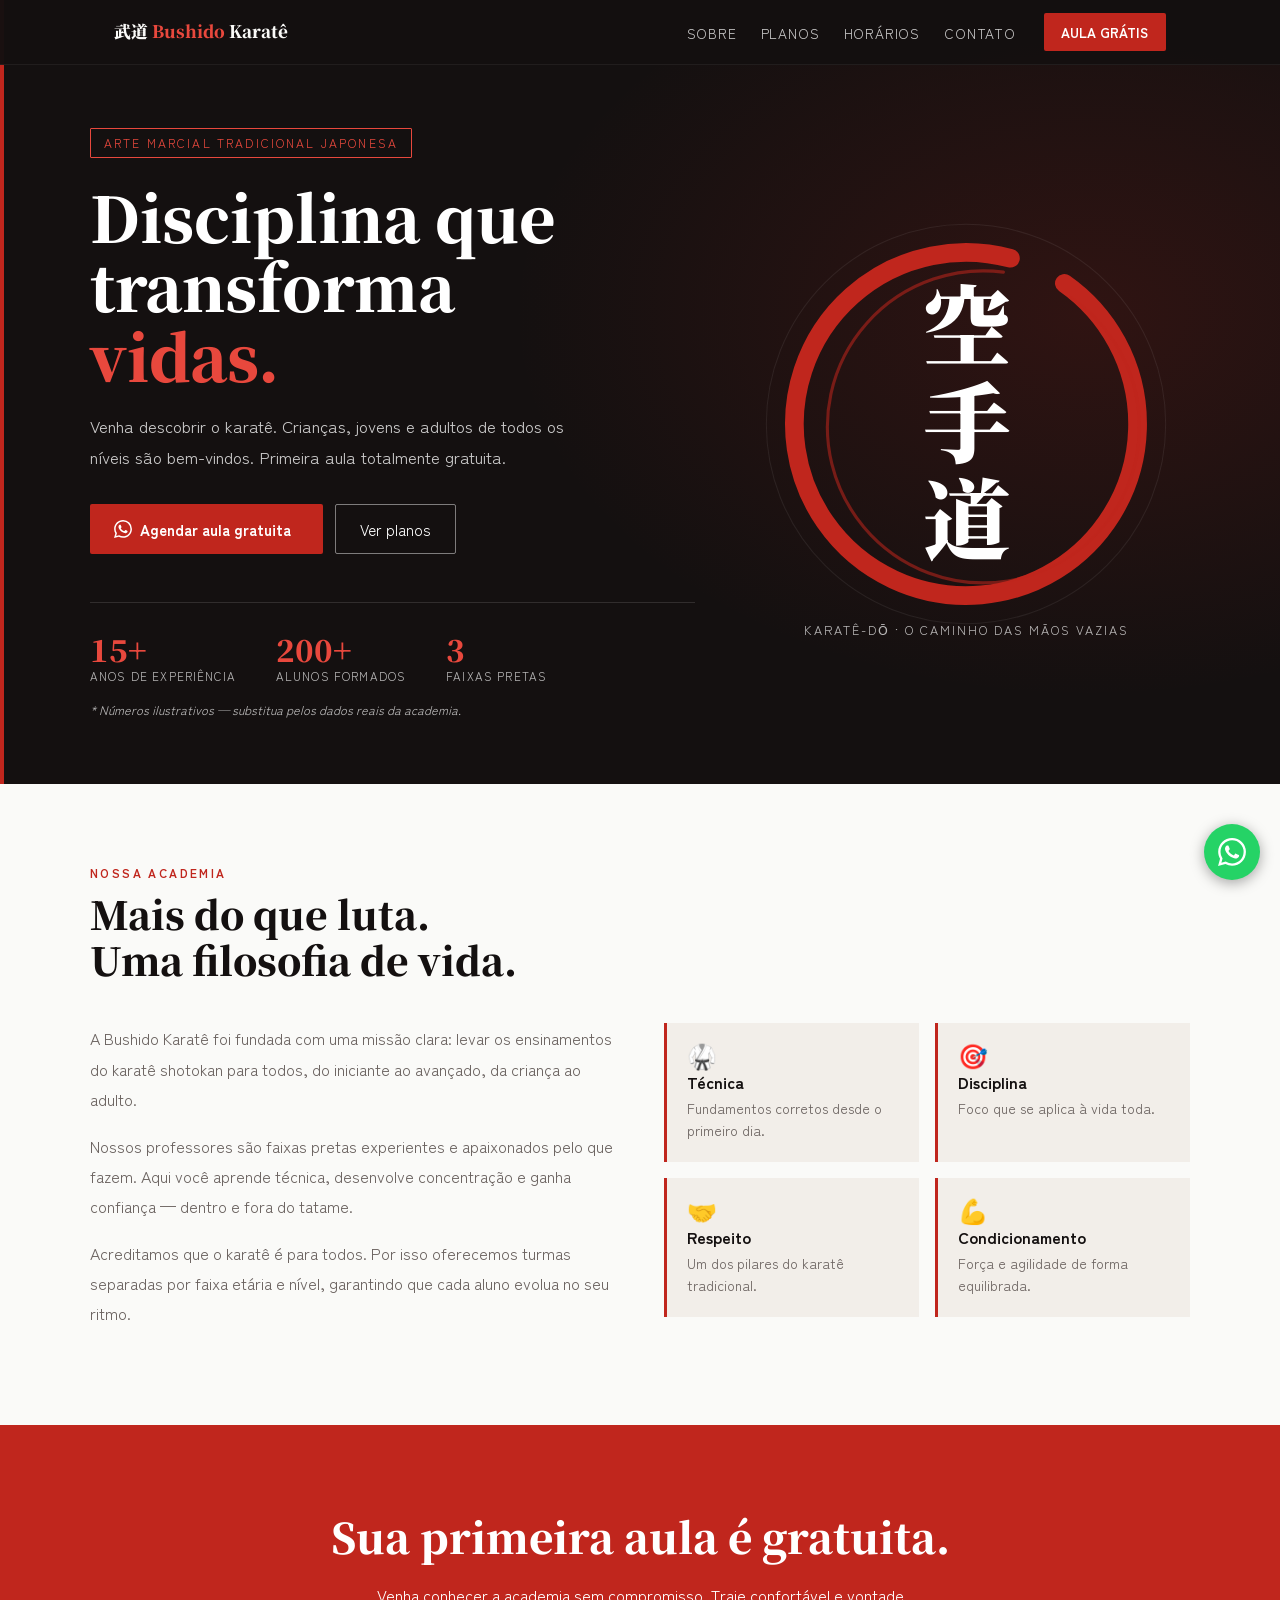
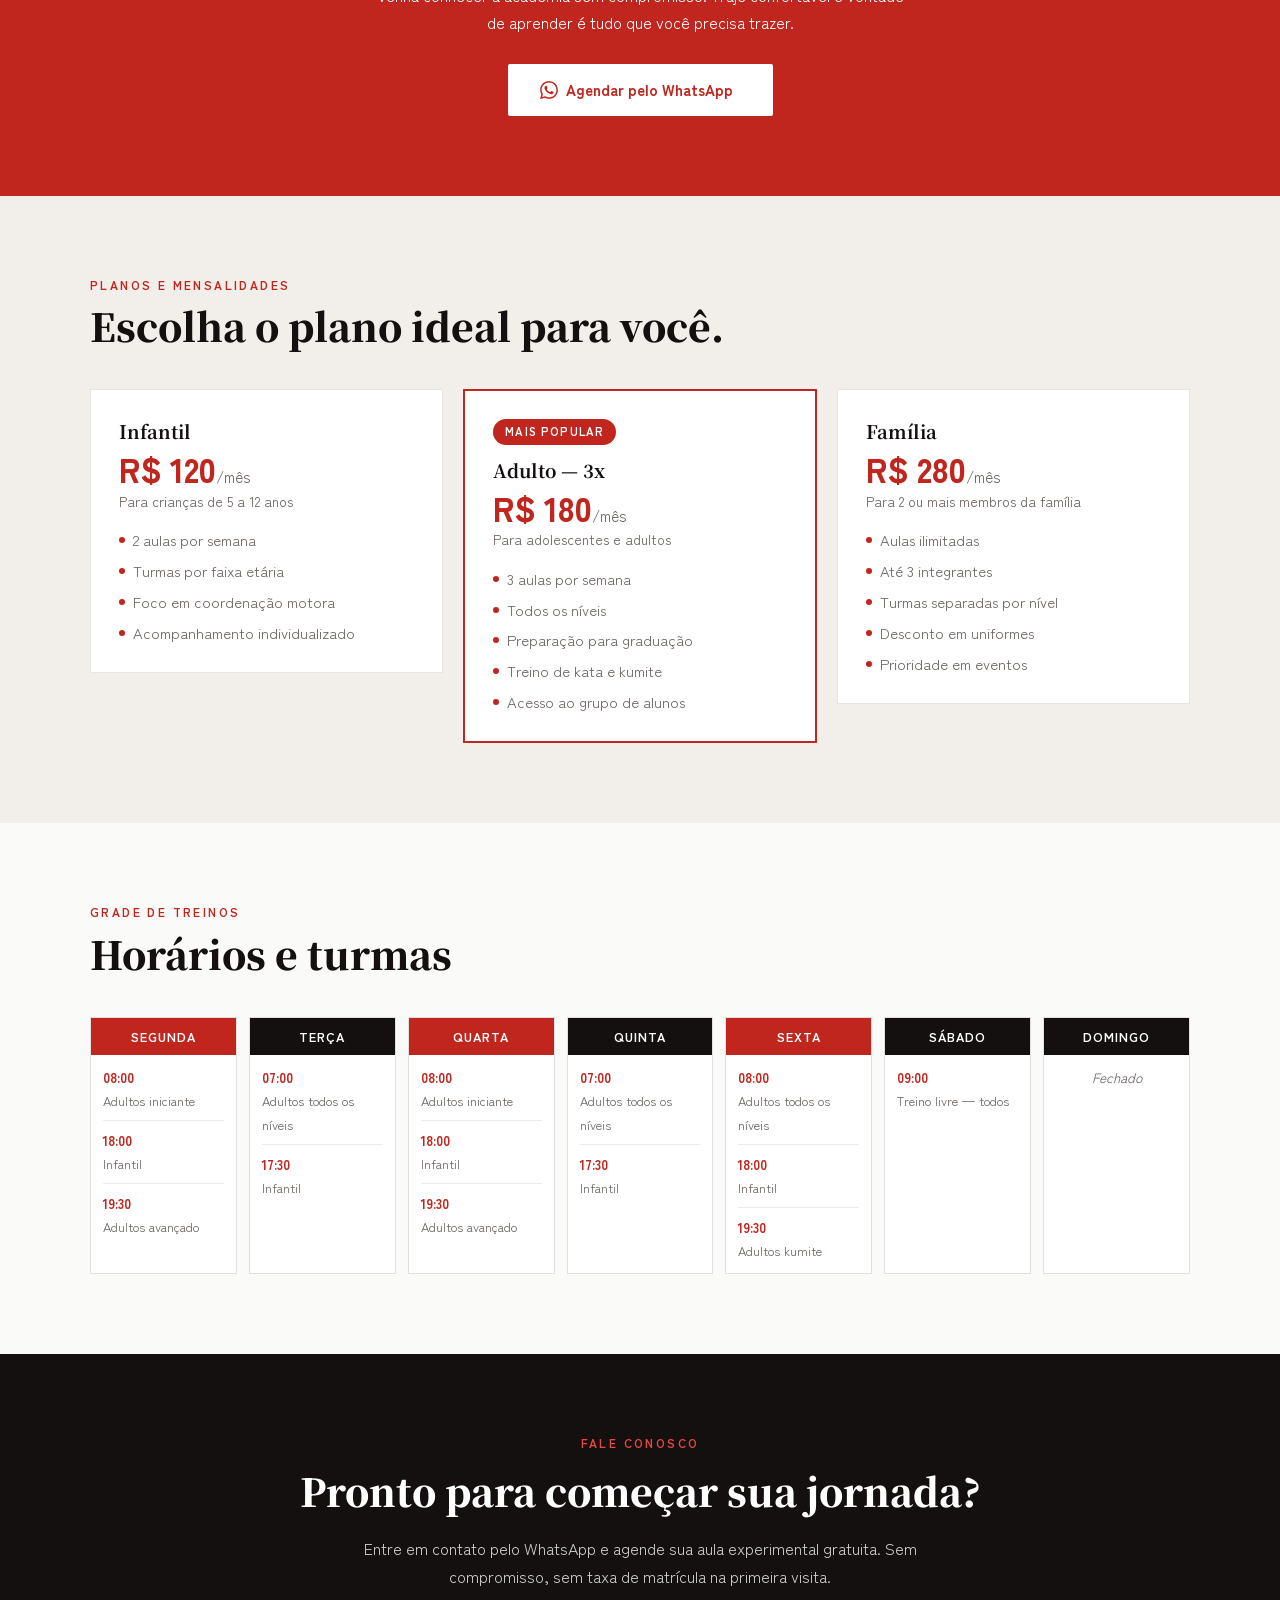
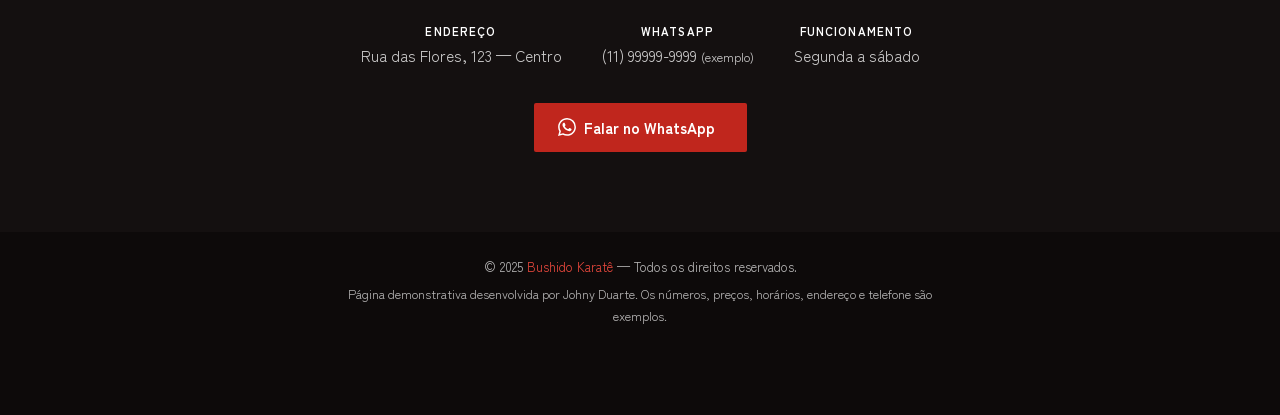
<file: index.html>
<!DOCTYPE html>
<html lang="pt-BR">
<head>
  <meta charset="UTF-8" />
  <meta name="viewport" content="width=device-width, initial-scale=1.0" />
  <title>Bushido Karatê — Disciplina, Respeito, Excelência</title>
  <meta name="description" content="Landing page de uma academia de karatê tradicional: turmas para crianças, jovens e adultos, planos, grade de horários e agendamento de aula experimental gratuita pelo WhatsApp." />
  <meta name="theme-color" content="#141010" />
  <meta name="author" content="Johny Duarte" />

  <!-- Open Graph -->
  <meta property="og:type" content="website" />
  <meta property="og:locale" content="pt_BR" />
  <meta property="og:site_name" content="Bushido Karatê" />
  <meta property="og:title" content="Bushido Karatê — Disciplina que transforma vidas" />
  <meta property="og:description" content="Karatê para crianças, jovens e adultos. Agende sua aula experimental gratuita pelo WhatsApp." />
  <meta name="twitter:card" content="summary" />

  <link rel="icon" href="assets/favicon.svg" type="image/svg+xml" />

  <link rel="preconnect" href="https://fonts.googleapis.com" />
  <link rel="preconnect" href="https://fonts.gstatic.com" crossorigin />
  <link href="https://fonts.googleapis.com/css2?family=Noto+Serif+JP:wght@400;700;900&family=Zen+Kaku+Gothic+New:wght@400;500;700&display=swap" rel="stylesheet" />
  <link rel="stylesheet" href="assets/styles.css" />
  <script src="assets/script.js" defer></script>
</head>
<body>

<!-- Ícone do WhatsApp, reaproveitado pelos botões via <use> -->
<svg width="0" height="0" class="sr-only" aria-hidden="true" focusable="false">
  <symbol id="icone-whatsapp" viewBox="0 0 24 24">
    <path d="M17.472 14.382c-.297-.149-1.758-.867-2.03-.967-.273-.099-.471-.148-.67.15-.197.297-.767.966-.94 1.164-.173.199-.347.223-.644.075-.297-.15-1.255-.463-2.39-1.475-.883-.788-1.48-1.761-1.653-2.059-.173-.297-.018-.458.13-.606.134-.133.298-.347.446-.52.149-.174.198-.298.298-.497.099-.198.05-.371-.025-.52-.075-.149-.669-1.612-.916-2.207-.242-.579-.487-.5-.669-.51-.173-.008-.371-.01-.57-.01-.198 0-.52.074-.792.372-.272.297-1.04 1.016-1.04 2.479 0 1.462 1.065 2.875 1.213 3.074.149.198 2.096 3.2 5.077 4.487.709.306 1.262.489 1.694.625.712.227 1.36.195 1.871.118.571-.085 1.758-.719 2.006-1.413.248-.694.248-1.289.173-1.413-.074-.124-.272-.198-.57-.347m-5.421 7.403h-.004a9.87 9.87 0 01-5.031-1.378l-.361-.214-3.741.982.998-3.648-.235-.374a9.86 9.86 0 01-1.51-5.26c.001-5.45 4.436-9.884 9.888-9.884 2.64 0 5.122 1.03 6.988 2.898a9.825 9.825 0 012.893 6.994c-.003 5.45-4.437 9.884-9.885 9.884m8.413-18.297A11.815 11.815 0 0012.05 0C5.495 0 .16 5.335.157 11.892c0 2.096.547 4.142 1.588 5.945L.057 24l6.305-1.654a11.882 11.882 0 005.683 1.448h.005c6.554 0 11.89-5.335 11.893-11.893a11.821 11.821 0 00-3.48-8.413z"/>
  </symbol>
</svg>

<a class="skip-link" href="#conteudo">Pular para o conteúdo</a>

<header class="site-header">
  <nav class="nav" aria-label="Principal">
    <a class="nav-logo" href="#inicio"><span lang="ja" aria-hidden="true">武道</span> <span class="destaque">Bushido</span> Karatê</a>

    <div class="nav-desktop">
      <ul>
        <li><a href="#sobre">Sobre</a></li>
        <li><a href="#planos">Planos</a></li>
        <li><a href="#horarios">Horários</a></li>
        <li><a href="#contato">Contato</a></li>
      </ul>
      <a class="nav-cta" href="https://wa.me/5511999999999?text=Ol%C3%A1!%20Quero%20agendar%20uma%20aula%20experimental%20gratuita." target="_blank" rel="noopener noreferrer">Aula grátis<span class="sr-only"> (abre o WhatsApp em nova aba)</span></a>
    </div>

    <button class="hamburger" id="menu-toggle" type="button" aria-expanded="false" aria-controls="menu-mobile" aria-label="Abrir menu">
      <span></span><span></span><span></span>
    </button>
  </nav>

  <div class="mobile-menu" id="menu-mobile" hidden>
    <ul>
      <li><a href="#sobre">Sobre</a></li>
      <li><a href="#planos">Planos</a></li>
      <li><a href="#horarios">Horários</a></li>
      <li><a href="#contato">Contato</a></li>
    </ul>
    <a class="m-cta" href="https://wa.me/5511999999999?text=Ol%C3%A1!%20Quero%20agendar%20uma%20aula%20experimental%20gratuita." target="_blank" rel="noopener noreferrer">Agendar aula grátis<span class="sr-only"> (abre o WhatsApp em nova aba)</span></a>
  </div>
</header>

<main id="conteudo">

  <!-- HERO -->
  <section class="hero" id="inicio" aria-labelledby="hero-titulo">
    <div class="hero-inner">
      <div class="hero-texto">
        <p class="hero-badge">Arte marcial tradicional japonesa</p>
        <h1 id="hero-titulo">Disciplina que<br />transforma<br /><span>vidas.</span></h1>
        <p class="hero-desc">Venha descobrir o karatê. Crianças, jovens e adultos de todos os níveis são bem-vindos. Primeira aula totalmente gratuita.</p>
        <div class="hero-btns">
          <a class="btn btn-primary" href="https://wa.me/5511999999999?text=Ol%C3%A1!%20Quero%20agendar%20minha%20aula%20experimental%20gratuita." target="_blank" rel="noopener noreferrer">
            <svg aria-hidden="true" focusable="false"><use href="#icone-whatsapp" /></svg>
            Agendar aula gratuita<span class="sr-only"> (abre o WhatsApp em nova aba)</span>
          </a>
          <a class="btn btn-outline" href="#planos">Ver planos</a>
        </div>
        <dl class="hero-stats">
          <div class="stat"><dt>Anos de experiência</dt><dd>15+</dd></div>
          <div class="stat"><dt>Alunos formados</dt><dd>200+</dd></div>
          <div class="stat"><dt>Faixas pretas</dt><dd>3</dd></div>
        </dl>
        <p class="nota-exemplo">* Números ilustrativos — substitua pelos dados reais da academia.</p>
      </div>

      <figure class="hero-arte" aria-hidden="true">
        <svg class="enso" viewBox="0 0 400 400" focusable="false">
          <circle class="enso-eco" cx="200" cy="200" r="192" />
          <path class="enso-traco" stroke-width="18" d="M294.6 64.8 A165 165 0 1 1 242.7 40.6" />
          <path class="enso-traco" stroke-width="3" opacity="0.55" d="M300 78 A150 150 0 1 1 236 54" />
        </svg>
        <span class="hero-arte-kanji" lang="ja">空手道</span>
        <figcaption>Karatê-dō · o caminho das mãos vazias</figcaption>
      </figure>
    </div>
  </section>

  <!-- SOBRE -->
  <section class="secao sobre" id="sobre" aria-labelledby="sobre-titulo">
    <div class="secao-inner reveal">
      <p class="secao-label">Nossa academia</p>
      <h2 class="secao-titulo" id="sobre-titulo">Mais do que luta.<br />Uma filosofia de vida.</h2>
      <div class="sobre-grid">
        <div class="sobre-texto">
          <p>A Bushido Karatê foi fundada com uma missão clara: levar os ensinamentos do karatê shotokan para todos, do iniciante ao avançado, da criança ao adulto.</p>
          <p>Nossos professores são faixas pretas experientes e apaixonados pelo que fazem. Aqui você aprende técnica, desenvolve concentração e ganha confiança — dentro e fora do tatame.</p>
          <p>Acreditamos que o karatê é para todos. Por isso oferecemos turmas separadas por faixa etária e nível, garantindo que cada aluno evolua no seu ritmo.</p>
        </div>
        <ul class="pilares" aria-label="Pilares da academia">
          <li class="pilar"><span class="pilar-icone" aria-hidden="true">🥋</span><h3>Técnica</h3><p>Fundamentos corretos desde o primeiro dia.</p></li>
          <li class="pilar"><span class="pilar-icone" aria-hidden="true">🎯</span><h3>Disciplina</h3><p>Foco que se aplica à vida toda.</p></li>
          <li class="pilar"><span class="pilar-icone" aria-hidden="true">🤝</span><h3>Respeito</h3><p>Um dos pilares do karatê tradicional.</p></li>
          <li class="pilar"><span class="pilar-icone" aria-hidden="true">💪</span><h3>Condicionamento</h3><p>Força e agilidade de forma equilibrada.</p></li>
        </ul>
      </div>
    </div>
  </section>

  <!-- AULA GRÁTIS -->
  <section class="secao aula" id="aula" aria-labelledby="aula-titulo">
    <div class="secao-inner reveal">
      <h2 id="aula-titulo">Sua primeira aula é gratuita.</h2>
      <p>Venha conhecer a academia sem compromisso. Traje confortável e vontade de aprender é tudo que você precisa trazer.</p>
      <a class="btn btn-white" href="https://wa.me/5511999999999?text=Ol%C3%A1!%20Quero%20agendar%20minha%20aula%20experimental%20gratuita." target="_blank" rel="noopener noreferrer">
        <svg aria-hidden="true" focusable="false"><use href="#icone-whatsapp" /></svg>
        Agendar pelo WhatsApp<span class="sr-only"> (abre em nova aba)</span>
      </a>
    </div>
  </section>

  <!-- PLANOS -->
  <section class="secao planos" id="planos" aria-labelledby="planos-titulo">
    <div class="secao-inner reveal">
      <p class="secao-label">Planos e mensalidades</p>
      <h2 class="secao-titulo" id="planos-titulo">Escolha o plano ideal para você.</h2>
      <div class="planos-grid">
        <article class="plano" aria-labelledby="plano-infantil">
          <h3 id="plano-infantil">Infantil</h3>
          <p class="plano-preco">R$ 120<span>/mês</span></p>
          <p class="plano-desc">Para crianças de 5 a 12 anos</p>
          <ul>
            <li>2 aulas por semana</li>
            <li>Turmas por faixa etária</li>
            <li>Foco em coordenação motora</li>
            <li>Acompanhamento individualizado</li>
          </ul>
        </article>
        <article class="plano destaque" aria-labelledby="plano-adulto">
          <p class="plano-badge">Mais popular</p>
          <h3 id="plano-adulto">Adulto — 3x</h3>
          <p class="plano-preco">R$ 180<span>/mês</span></p>
          <p class="plano-desc">Para adolescentes e adultos</p>
          <ul>
            <li>3 aulas por semana</li>
            <li>Todos os níveis</li>
            <li>Preparação para graduação</li>
            <li>Treino de kata e kumite</li>
            <li>Acesso ao grupo de alunos</li>
          </ul>
        </article>
        <article class="plano" aria-labelledby="plano-familia">
          <h3 id="plano-familia">Família</h3>
          <p class="plano-preco">R$ 280<span>/mês</span></p>
          <p class="plano-desc">Para 2 ou mais membros da família</p>
          <ul>
            <li>Aulas ilimitadas</li>
            <li>Até 3 integrantes</li>
            <li>Turmas separadas por nível</li>
            <li>Desconto em uniformes</li>
            <li>Prioridade em eventos</li>
          </ul>
        </article>
      </div>
    </div>
  </section>

  <!-- HORÁRIOS -->
  <section class="secao horarios" id="horarios" aria-labelledby="horarios-titulo">
    <div class="secao-inner reveal">
      <p class="secao-label">Grade de treinos</p>
      <h2 class="secao-titulo" id="horarios-titulo">Horários e turmas</h2>
      <ul class="horarios-grid">
        <li class="dia vermelho">
          <h3>Segunda</h3>
          <ul>
            <li class="turma"><time datetime="08:00">08:00</time><span>Adultos iniciante</span></li>
            <li class="turma"><time datetime="18:00">18:00</time><span>Infantil</span></li>
            <li class="turma"><time datetime="19:30">19:30</time><span>Adultos avançado</span></li>
          </ul>
        </li>
        <li class="dia">
          <h3>Terça</h3>
          <ul>
            <li class="turma"><time datetime="07:00">07:00</time><span>Adultos todos os níveis</span></li>
            <li class="turma"><time datetime="17:30">17:30</time><span>Infantil</span></li>
          </ul>
        </li>
        <li class="dia vermelho">
          <h3>Quarta</h3>
          <ul>
            <li class="turma"><time datetime="08:00">08:00</time><span>Adultos iniciante</span></li>
            <li class="turma"><time datetime="18:00">18:00</time><span>Infantil</span></li>
            <li class="turma"><time datetime="19:30">19:30</time><span>Adultos avançado</span></li>
          </ul>
        </li>
        <li class="dia">
          <h3>Quinta</h3>
          <ul>
            <li class="turma"><time datetime="07:00">07:00</time><span>Adultos todos os níveis</span></li>
            <li class="turma"><time datetime="17:30">17:30</time><span>Infantil</span></li>
          </ul>
        </li>
        <li class="dia vermelho">
          <h3>Sexta</h3>
          <ul>
            <li class="turma"><time datetime="08:00">08:00</time><span>Adultos todos os níveis</span></li>
            <li class="turma"><time datetime="18:00">18:00</time><span>Infantil</span></li>
            <li class="turma"><time datetime="19:30">19:30</time><span>Adultos kumite</span></li>
          </ul>
        </li>
        <li class="dia">
          <h3>Sábado</h3>
          <ul>
            <li class="turma"><time datetime="09:00">09:00</time><span>Treino livre — todos</span></li>
          </ul>
        </li>
        <li class="dia">
          <h3>Domingo</h3>
          <p class="dia-fechado">Fechado</p>
        </li>
      </ul>
    </div>
  </section>

  <!-- CONTATO -->
  <section class="secao contato" id="contato" aria-labelledby="contato-titulo">
    <div class="secao-inner reveal">
      <p class="secao-label">Fale conosco</p>
      <h2 id="contato-titulo">Pronto para começar sua jornada?</h2>
      <p class="cont-desc">Entre em contato pelo WhatsApp e agende sua aula experimental gratuita. Sem compromisso, sem taxa de matrícula na primeira visita.</p>
      <dl class="contato-infos">
        <div class="contato-item"><dt>Endereço</dt><dd>Rua das Flores, 123 — Centro</dd></div>
        <div class="contato-item"><dt>WhatsApp</dt><dd>(11) 99999-9999 <small>(exemplo)</small></dd></div>
        <div class="contato-item"><dt>Funcionamento</dt><dd>Segunda a sábado</dd></div>
      </dl>
      <a class="btn btn-primary" href="https://wa.me/5511999999999?text=Ol%C3%A1!%20Quero%20agendar%20minha%20aula%20experimental%20gratuita." target="_blank" rel="noopener noreferrer">
        <svg aria-hidden="true" focusable="false"><use href="#icone-whatsapp" /></svg>
        Falar no WhatsApp<span class="sr-only"> (abre em nova aba)</span>
      </a>
    </div>
  </section>

</main>

<footer class="site-footer">
  <p>© 2025 <span>Bushido Karatê</span> — Todos os direitos reservados.</p>
  <p class="aviso">Página demonstrativa desenvolvida por Johny Duarte. Os números, preços, horários, endereço e telefone são exemplos.</p>

  <a class="float-wpp" href="https://wa.me/5511999999999?text=Ol%C3%A1!%20Quero%20agendar%20minha%20aula%20experimental%20gratuita." target="_blank" rel="noopener noreferrer" aria-label="Falar no WhatsApp (abre em nova aba)">
    <svg aria-hidden="true" focusable="false"><use href="#icone-whatsapp" /></svg>
  </a>
</footer>



</body>
</html>
</file>
<file: assets/styles.css>
/* =========================================================
   Bushido Karatê — estilos
   ========================================================= */

*, *::before, *::after { box-sizing: border-box; margin: 0; padding: 0; }

:root {
  --red: #C0261D;          /* fundos de botão (branco sobre ele: 5,9:1) */
  --red-dark: #8B1A13;
  --red-bright: #E8483D;   /* texto vermelho sobre fundo escuro (4,8:1) */
  --black: #141010;
  --black-deep: #0D0A0A;
  --white: #FAFAF8;
  --gray: #6B6360;
  --gray-light: #F2EEE9;
  --on-dark: rgba(255, 255, 255, 0.78);
  --on-dark-soft: rgba(255, 255, 255, 0.7);
  --focus-ring: var(--black);
  --nav-h: 64px;
  --gutter: 1.5rem;
  --max: 1100px;
  --serif: 'Noto Serif JP', 'Times New Roman', serif;
  --sans: 'Zen Kaku Gothic New', system-ui, -apple-system, 'Segoe UI', sans-serif;
}

html { -webkit-text-size-adjust: 100%; }

body {
  font-family: var(--sans);
  background: var(--white);
  color: var(--black);
  line-height: 1.5;
  overflow-x: hidden;
}

img, svg { display: block; max-width: 100%; }
ul { list-style: none; }

section[id] { scroll-margin-top: var(--nav-h); }

/* ---------- Acessibilidade ---------- */
.sr-only {
  position: absolute; width: 1px; height: 1px; padding: 0; margin: -1px;
  overflow: hidden; clip: rect(0, 0, 0, 0); white-space: nowrap; border: 0;
}

.skip-link {
  position: absolute; left: 1rem; top: -100px; z-index: 1000;
  background: var(--white); color: var(--black);
  padding: 0.75rem 1rem; font-weight: 700; text-decoration: none;
  border-radius: 2px;
}
.skip-link:focus { top: 0.75rem; }

:focus-visible {
  outline: 3px solid var(--focus-ring);
  outline-offset: 3px;
  border-radius: 2px;
}
/* Em áreas escuras ou vermelhas, o anel de foco fica claro */
.site-header, .hero, .aula, .contato, .site-footer { --focus-ring: #FFFFFF; }

/* ---------- Cabeçalho / navegação ---------- */
.site-header {
  position: fixed; inset: 0 0 auto 0; z-index: 200;
  background: rgba(20, 16, 16, 0.97);
  border-bottom: 1px solid rgba(255, 255, 255, 0.06);
}

.nav {
  height: var(--nav-h);
  max-width: var(--max); margin: 0 auto;
  padding: 0 var(--gutter);
  display: flex; align-items: center; justify-content: space-between; gap: 1rem;
}

.nav-logo {
  font-family: var(--serif); font-size: 1.05rem; font-weight: 900;
  color: var(--white); text-decoration: none; white-space: nowrap;
}
.nav-logo .destaque { color: var(--red-bright); }

.nav-desktop { display: flex; align-items: center; gap: 1.75rem; }
.nav-desktop ul { display: flex; gap: 1.5rem; }
.nav-desktop ul a {
  color: var(--on-dark); text-decoration: none;
  font-size: 0.85rem; letter-spacing: 0.06em; text-transform: uppercase;
  padding: 0.5rem 0;
}
.nav-desktop ul a:hover { color: var(--red-bright); }

.nav-cta {
  background: var(--red); color: #FFFFFF;
  padding: 0.55rem 1.1rem; border-radius: 2px;
  font-size: 0.85rem; font-weight: 700; text-decoration: none;
  text-transform: uppercase; white-space: nowrap;
}
.nav-cta:hover { background: var(--red-dark); }

.hamburger {
  display: none;
  width: 44px; height: 44px;
  flex-direction: column; align-items: center; justify-content: center; gap: 5px;
  background: none; border: none; cursor: pointer; color: #FFFFFF;
}
.hamburger span {
  display: block; width: 22px; height: 2px; background: currentColor;
  transition: transform 0.2s, opacity 0.2s;
}
.hamburger[aria-expanded="true"] span:nth-child(1) { transform: translateY(7px) rotate(45deg); }
.hamburger[aria-expanded="true"] span:nth-child(2) { opacity: 0; }
.hamburger[aria-expanded="true"] span:nth-child(3) { transform: translateY(-7px) rotate(-45deg); }

.mobile-menu {
  background: var(--black);
  padding: 0.25rem var(--gutter) 1.5rem;
  border-top: 1px solid rgba(255, 255, 255, 0.08);
}
.mobile-menu[hidden] { display: none; }
.mobile-menu ul { display: flex; flex-direction: column; }
.mobile-menu a {
  display: block;
  color: var(--on-dark); text-decoration: none;
  font-size: 1rem; padding: 0.9rem 0;
  border-bottom: 1px solid rgba(255, 255, 255, 0.08);
  text-transform: uppercase; letter-spacing: 0.06em;
}
.mobile-menu .m-cta {
  margin-top: 1rem; border-bottom: none;
  background: var(--red); color: #FFFFFF;
  text-align: center; padding: 0.9rem;
  border-radius: 2px; font-weight: 700;
}

/* ---------- Botões ---------- */
.btn {
  display: inline-flex; align-items: center; justify-content: center; gap: 0.5rem;
  min-height: 48px; padding: 0.8rem 1.5rem; border-radius: 2px;
  font-size: 0.95rem; text-decoration: none; transition: background-color 0.2s, color 0.2s, border-color 0.2s;
}
.btn svg { width: 18px; height: 18px; flex-shrink: 0; fill: currentColor; }
.btn-primary { background: var(--red); color: #FFFFFF; font-weight: 700; }
.btn-primary:hover { background: var(--red-dark); }
.btn-outline { border: 1px solid rgba(255, 255, 255, 0.45); color: #FFFFFF; }
.btn-outline:hover { border-color: var(--red-bright); color: var(--red-bright); }
.btn-white { background: #FFFFFF; color: var(--red); font-weight: 700; padding: 0.9rem 2rem; }
.btn-white:hover { background: var(--gray-light); }

/* ---------- Hero ---------- */
.hero {
  position: relative; overflow: hidden;
  background:
    radial-gradient(60rem 40rem at 85% 40%, rgba(192, 38, 29, 0.16), transparent 60%),
    var(--black);
  color: #FFFFFF;
  padding: calc(var(--nav-h) + 4rem) var(--gutter) 4rem;
}
.hero::before {
  content: ''; position: absolute; top: 0; bottom: 0; left: 0; width: 4px; background: var(--red);
}

.hero-inner {
  max-width: var(--max); margin: 0 auto;
  display: grid; grid-template-columns: minmax(0, 1.15fr) minmax(0, 0.85fr);
  gap: 3rem; align-items: center;
}

.hero-badge {
  display: inline-block; font-size: 0.75rem; letter-spacing: 0.18em;
  text-transform: uppercase; color: var(--red-bright); border: 1px solid var(--red-bright);
  padding: 0.3rem 0.8rem; margin-bottom: 1.5rem; border-radius: 1px;
}

.hero h1 {
  font-family: var(--serif);
  font-size: clamp(2.3rem, 6vw, 3.9rem);
  font-weight: 900; line-height: 1.12; margin-bottom: 1.25rem;
}
.hero h1 span { color: var(--red-bright); }

.hero-desc {
  font-size: 1.05rem; line-height: 1.8; color: var(--on-dark);
  margin-bottom: 2rem; max-width: 30rem;
}

.hero-btns { display: flex; gap: 0.75rem; flex-wrap: wrap; margin-bottom: 3rem; }

.hero-stats {
  display: grid; grid-template-columns: repeat(3, auto); justify-content: start; column-gap: 2.5rem; row-gap: 1rem;
  border-top: 1px solid rgba(255, 255, 255, 0.12); padding-top: 1.75rem;
}
.stat { display: flex; flex-direction: column; }
.stat dd { order: -1; }
.stat dd { font-family: var(--serif); font-size: 1.9rem; font-weight: 900; color: var(--red-bright); line-height: 1.2; }
.stat dt { font-size: 0.72rem; color: var(--on-dark-soft); letter-spacing: 0.1em; text-transform: uppercase; }

.nota-exemplo {
  margin-top: 1rem; font-size: 0.78rem; color: var(--on-dark-soft); font-style: italic;
}

/* Arte do hero: ensō (círculo zen) com 空手道 — desenhada em SVG/CSS, sem imagens */
.hero-arte {
  position: relative; justify-self: center;
  width: min(100%, 26rem); aspect-ratio: 1;
  display: grid; place-items: center;
}
.hero-arte .enso { position: absolute; inset: 0; width: 100%; height: 100%; }
.enso-traco { fill: none; stroke: var(--red); stroke-linecap: round; }
.enso-eco { fill: none; stroke: rgba(255, 255, 255, 0.07); stroke-width: 1; }
.hero-arte-kanji {
  position: relative;
  font-family: var(--serif); font-weight: 900;
  font-size: clamp(3.5rem, 7vw, 5.5rem); line-height: 1.05;
  color: #FFFFFF;
  writing-mode: vertical-rl; text-orientation: upright; letter-spacing: 0.1em;
}
.hero-arte figcaption {
  position: absolute; bottom: -0.5rem; left: 0; right: 0; text-align: center;
  font-size: 0.78rem; letter-spacing: 0.16em; text-transform: uppercase; color: var(--on-dark-soft);
}

/* ---------- Seções ---------- */
.secao { padding: 5rem var(--gutter); }
.secao-inner { max-width: var(--max); margin: 0 auto; }
.secao-label {
  display: block; font-size: 0.75rem; letter-spacing: 0.2em; text-transform: uppercase;
  color: var(--red); margin-bottom: 0.6rem; font-weight: 700;
}
.secao-titulo {
  font-family: var(--serif); font-size: clamp(1.7rem, 3.2vw, 2.4rem);
  font-weight: 900; line-height: 1.2;
}

/* Sobre */
.sobre { background: var(--white); }
.sobre-grid { display: grid; grid-template-columns: 1fr 1fr; gap: 3rem; align-items: start; margin-top: 2.5rem; }
.sobre-texto p { font-size: 1rem; line-height: 1.9; color: var(--gray); margin-bottom: 1rem; }
.pilares { display: grid; grid-template-columns: 1fr 1fr; gap: 1rem; }
.pilar { background: var(--gray-light); padding: 1.25rem; border-left: 3px solid var(--red); }
.pilar-icone { font-size: 1.5rem; margin-bottom: 0.4rem; line-height: 1; }
.pilar h3 { font-weight: 700; font-size: 1rem; margin-bottom: 0.25rem; }
.pilar p { font-size: 0.88rem; color: var(--gray); line-height: 1.55; }

/* Aula grátis */
.aula { background: var(--red); text-align: center; color: #FFFFFF; }
.aula h2 { font-family: var(--serif); font-size: clamp(1.7rem, 4vw, 2.6rem); font-weight: 900; margin-bottom: 0.9rem; }
.aula p { font-size: 1rem; margin: 0 auto 1.75rem; line-height: 1.7; max-width: 34rem; }

/* Planos */
.planos { background: var(--gray-light); }
.planos-grid { display: grid; grid-template-columns: repeat(auto-fit, minmax(250px, 1fr)); gap: 1.25rem; margin-top: 2.5rem; align-items: start; }
.plano { background: #FFFFFF; padding: 1.75rem; border: 1px solid rgba(0, 0, 0, 0.1); display: flex; flex-direction: column; }
.plano.destaque { border: 2px solid var(--red); }
.plano-badge {
  align-self: flex-start; background: var(--red); color: #FFFFFF;
  font-size: 0.72rem; font-weight: 700; letter-spacing: 0.1em; text-transform: uppercase;
  padding: 0.25rem 0.75rem; border-radius: 20px; margin-bottom: 0.75rem;
}
.plano h3 { font-family: var(--serif); font-size: 1.15rem; font-weight: 700; margin-bottom: 0.4rem; }
.plano-preco { font-size: 2.1rem; font-weight: 900; color: var(--red); line-height: 1; margin-bottom: 0.3rem; }
.plano-preco span { font-size: 0.95rem; font-weight: 400; color: var(--gray); }
.plano-desc { font-size: 0.88rem; color: var(--gray); margin-bottom: 1.1rem; }
.plano ul { display: flex; flex-direction: column; gap: 0.55rem; }
.plano li { font-size: 0.92rem; color: var(--gray); display: flex; align-items: center; gap: 0.5rem; }
.plano li::before { content: ''; width: 6px; height: 6px; border-radius: 50%; background: var(--red); flex-shrink: 0; }

/* Horários */
.horarios { background: var(--white); }
.horarios-grid { display: grid; grid-template-columns: repeat(auto-fill, minmax(140px, 1fr)); gap: 0.75rem; margin-top: 2.5rem; }
.dia { border: 1px solid rgba(0, 0, 0, 0.12); background: #FFFFFF; }
.dia h3 {
  background: var(--black); color: #FFFFFF; text-align: center; padding: 0.55rem;
  font-size: 0.8rem; font-weight: 700; letter-spacing: 0.08em; text-transform: uppercase;
}
.dia.vermelho h3 { background: var(--red); }
.dia ul { padding: 0.75rem; }
.turma { margin-bottom: 0.55rem; padding-bottom: 0.55rem; border-bottom: 1px solid rgba(0, 0, 0, 0.08); }
.turma:last-child { margin-bottom: 0; padding-bottom: 0; border-bottom: none; }
.turma time { display: block; font-size: 0.85rem; font-weight: 700; color: var(--red); }
.turma span { font-size: 0.8rem; color: var(--gray); }
.dia-fechado { text-align: center; padding: 0.75rem 0; font-size: 0.85rem; color: var(--gray); font-style: italic; }

/* Contato */
.contato { background: var(--black); text-align: center; color: #FFFFFF; }
.contato .secao-label { color: var(--red-bright); }
.contato h2 { font-family: var(--serif); font-size: clamp(1.7rem, 4vw, 2.4rem); font-weight: 900; margin-bottom: 0.9rem; }
.cont-desc { color: var(--on-dark); font-size: 1rem; line-height: 1.8; margin: 0 auto 2rem; max-width: 36rem; }
.contato-infos { display: flex; justify-content: center; gap: 2.5rem; flex-wrap: wrap; margin-bottom: 2.25rem; font-style: normal; }
.contato-item dt { color: #FFFFFF; font-size: 0.72rem; font-weight: 700; letter-spacing: 0.1em; text-transform: uppercase; margin-bottom: 0.25rem; }
.contato-item dd { color: var(--on-dark); font-size: 0.95rem; }

/* Rodapé */
.site-footer {
  background: var(--black-deep); color: var(--on-dark-soft);
  text-align: center; padding: 1.5rem var(--gutter) 5.5rem; font-size: 0.82rem; line-height: 1.7;
}
.site-footer span { color: var(--red-bright); }
.site-footer .aviso { max-width: 40rem; margin: 0.4rem auto 0; font-size: 0.78rem; }

/* WhatsApp flutuante */
.float-wpp {
  position: fixed; bottom: 1.25rem; right: 1.25rem; z-index: 150;
  background: #25D366; color: #FFFFFF; width: 56px; height: 56px; border-radius: 50%;
  display: flex; align-items: center; justify-content: center;
  box-shadow: 0 3px 14px rgba(0, 0, 0, 0.35);
  --focus-ring: var(--black);
}
.float-wpp svg { width: 28px; height: 28px; fill: currentColor; }

/* ---------- Movimento (somente sem preferência por movimento reduzido) ---------- */
@media (prefers-reduced-motion: no-preference) {
  html { scroll-behavior: smooth; }
  .float-wpp { transition: transform 0.2s; }
  .float-wpp:hover { transform: scale(1.08); }
  .js .reveal { opacity: 0; transform: translateY(18px); transition: opacity 0.6s ease, transform 0.6s ease; }
  .js .reveal.is-visible { opacity: 1; transform: none; }
  .enso-traco { stroke-dasharray: 1200; stroke-dashoffset: 1200; animation: pincelada 1.6s 0.2s ease-out forwards; }
  @keyframes pincelada { to { stroke-dashoffset: 0; } }
}

/* ---------- Responsivo ---------- */
@media (max-width: 899px) {
  .nav-desktop { display: none; }
  .hamburger { display: flex; }
  .hero { padding-top: calc(var(--nav-h) + 2.5rem); padding-bottom: 3.5rem; }
  .hero::before { top: 0; left: 0; right: 0; bottom: auto; width: auto; height: 4px; margin-top: var(--nav-h); }
  .hero-inner { grid-template-columns: 1fr; gap: 0; }
  .hero-arte { display: none; }
  .sobre-grid { grid-template-columns: 1fr; gap: 2rem; }
  .secao { padding: 4rem var(--gutter); }
}

@media (min-width: 900px) {
  .mobile-menu { display: none !important; }
}

@media (max-width: 480px) {
  :root { --gutter: 1.25rem; }
  .pilares { grid-template-columns: 1fr; }
  .hero-btns { flex-direction: column; }
  .hero-btns .btn { width: 100%; }
  .hero-stats { grid-template-columns: repeat(3, 1fr); column-gap: 1rem; }
  .stat dd { font-size: 1.6rem; }
  .stat dt { font-size: 0.66rem; letter-spacing: 0.06em; }
  .contato-infos { flex-direction: column; gap: 1.25rem; }
}
</file>
